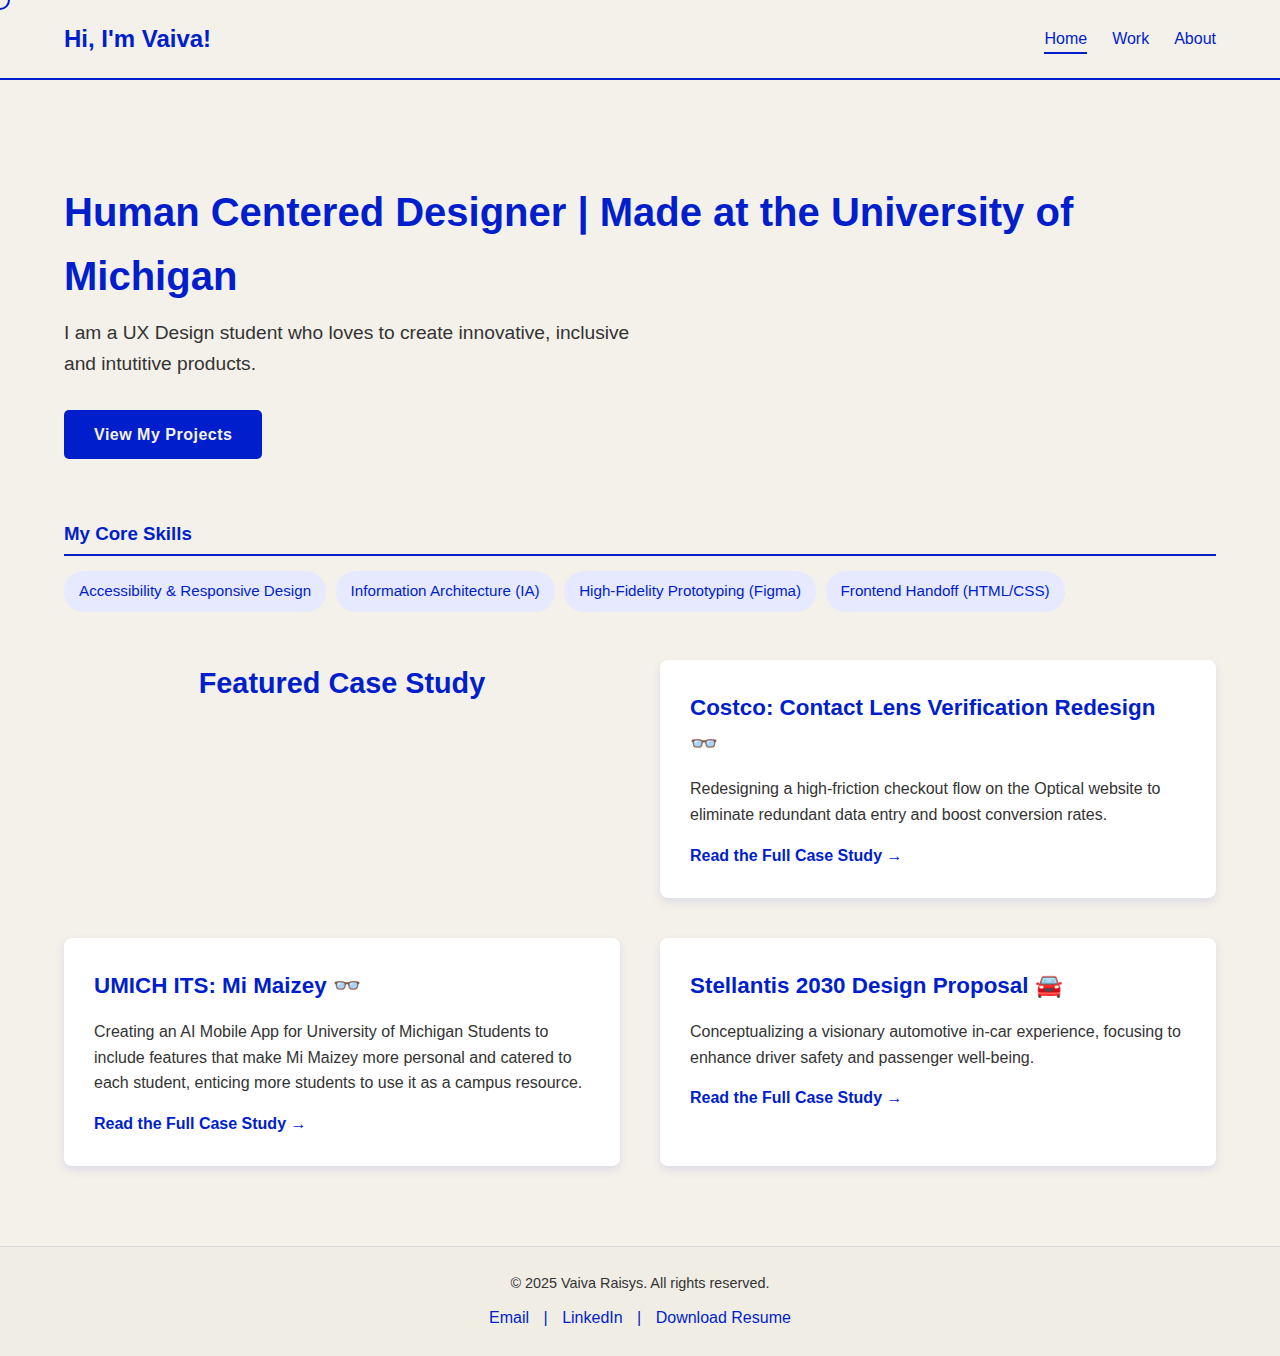
<file: index.html>
<!DOCTYPE html>
<html lang="en">
<head>
    <meta charset="UTF-8">
    <meta name="viewport" content="width=device-width, initial-scale=1.0">
    <title>Vaiva Raisys | UX Design Portfolio</title>
    <link rel="stylesheet" href="style.css">
</head>
<body>

    <header>
        <div class="logo">
            <h1>Hi, I'm Vaiva!</h1>
        </div>
        <nav>
            <ul>
                <li><a href="index.html" class="active">Home</a></li>
                <li><a href="work.html">Work</a></li>
                <li><a href="about.html">About</a></li>
            </ul>
        </nav>
    </header>

    <main>
        <section id="hero">
            <div class="hero-content">
                <h2>Human Centered Designer | Made at the University of Michigan </h2>
                <p>  I am a UX Design student who loves to create innovative, inclusive and intutitive products.</p>
                <a href="work.html" class="cta-button">View My Projects</a>
            </div>
            </section>
            <div class="key-skills">
                <h3>My Core Skills</h3>
                <ul>
                    <li>Accessibility & Responsive Design</li>
                    <li>Information Architecture (IA)</li>
                    <li>High-Fidelity Prototyping (Figma)</li>
                    <li>Frontend Handoff (HTML/CSS)</li>
                </ul>
            </div>

        <hr>

        <section id="featured-work">
            <h3>Featured Case Study</h3>

            <article class="case-study-card">
                <h4>Costco: Contact Lens Verification Redesign 👓</h4>
                <p class="project-summary">Redesigning a high-friction checkout flow on the Optical website to eliminate redundant data entry and boost conversion rates.</p>
                <a href="costco-case-study.html" class="study-link">Read the Full Case Study →</a>
            </article>

            <article class="case-study-card">
                <h4>UMICH ITS: Mi Maizey 👓</h4>
                <p class="project-summary">Creating an AI Mobile App for University of Michigan Students to include features that make Mi Maizey more personal and catered to each student, enticing more students to use it as a campus resource. </p>
                <a href="mimaizey-case-study.html" class="study-link">Read the Full Case Study →</a>
            </article>
            
            <article class="case-study-card">
                <h4>Stellantis 2030 Design Proposal 🚘</h4>
                <p class="project-summary">Conceptualizing a visionary automotive in-car experience, focusing to enhance driver safety and passenger well-being.</p>
                <a href="stellantis-case-study.html" class="study-link">Read the Full Case Study →</a>
            </article>
            </section>
    </main>

    <hr>

    <footer>
        <div class="footer-content">
            <p>&copy; 2025 Vaiva Raisys. All rights reserved.</p>
            <div class="contact-links">
                <a href="mailto:vaivaraisys@gmail.com" target="_blank">Email</a> |
                <a href="https://linkedin.com/in/vaivaraisys" target="_blank">LinkedIn</a> |
                <a href="RaisysVaiva_Resume.pdf" download>Download Resume</a>
            </div>
        </div>
    </footer>
    <div class="custom-cursor"></div>
    <script src="script.js" defer></script>
    </body>
</html>
</file>
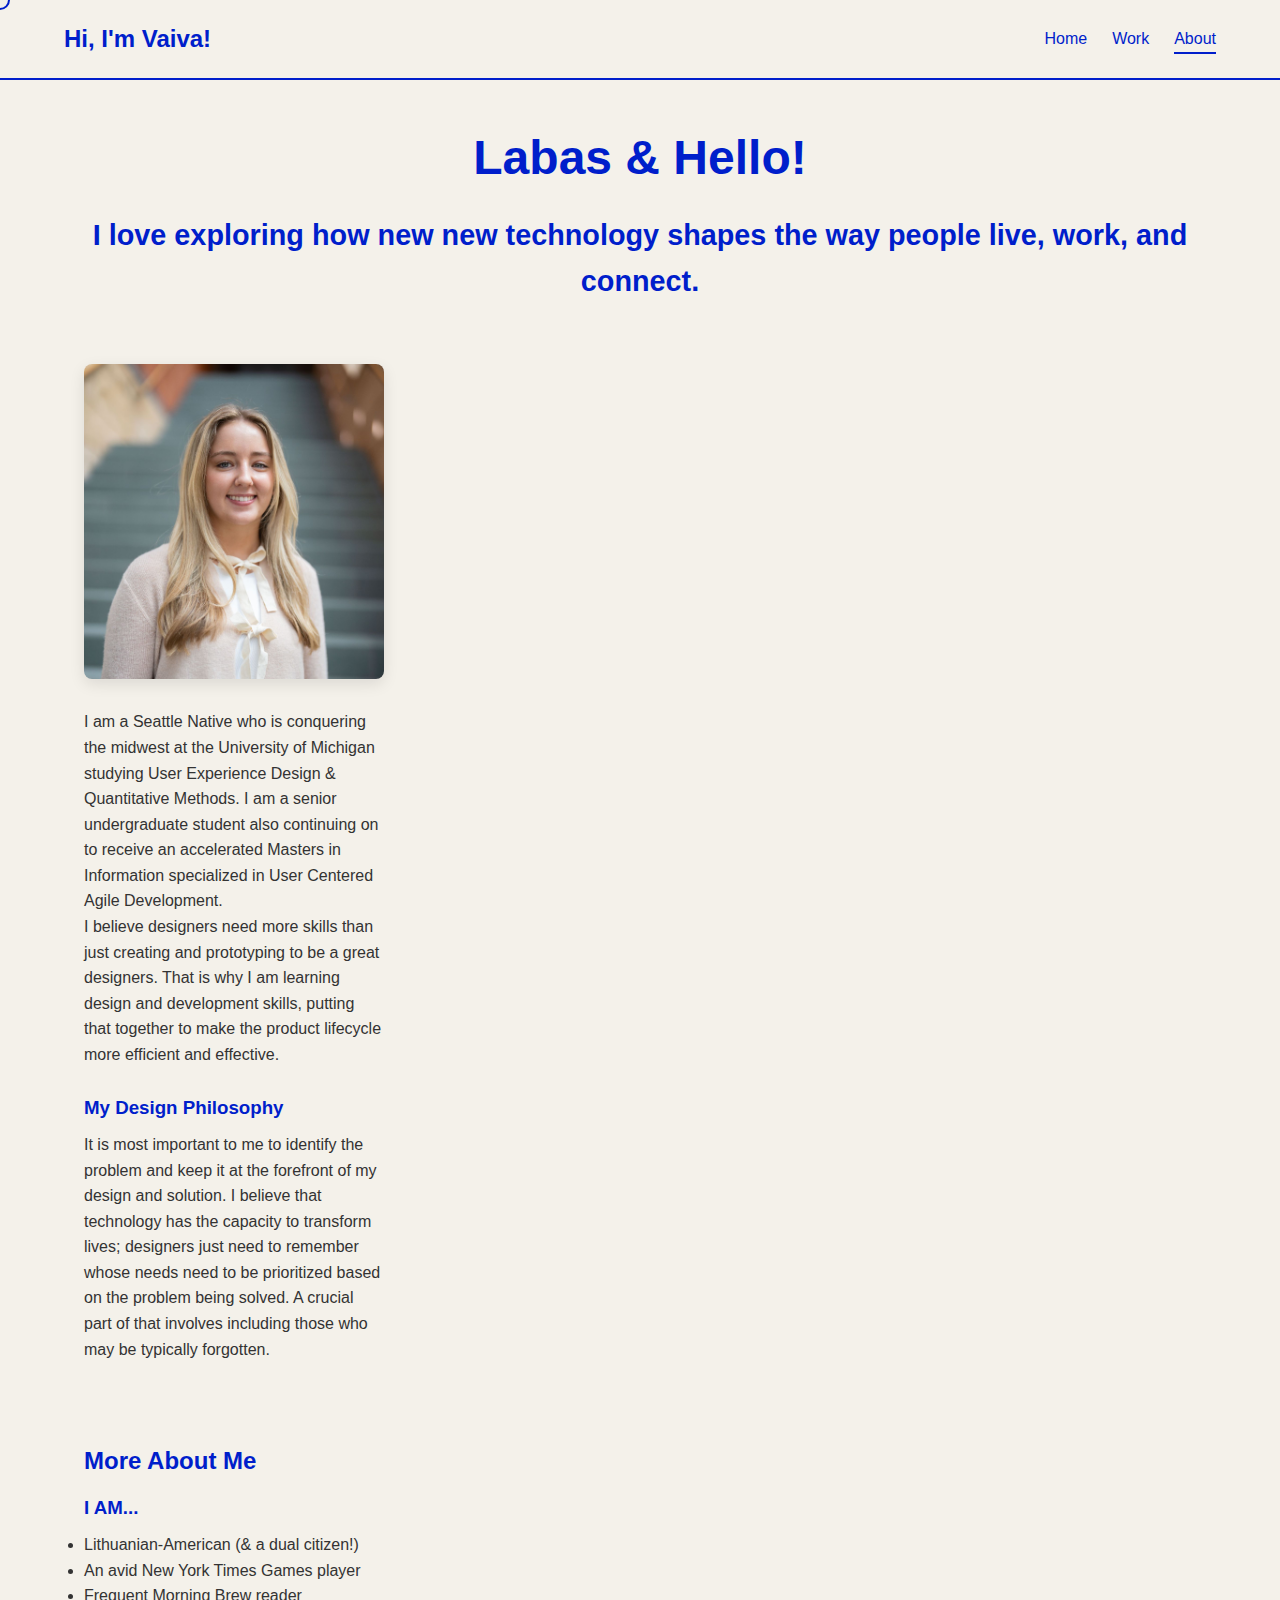
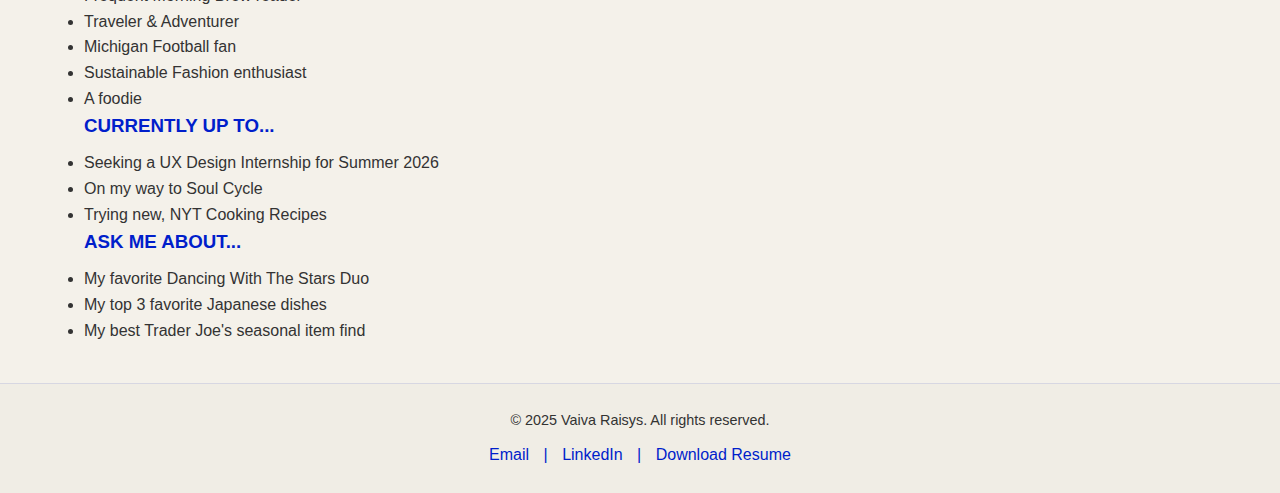
<file: about.html>
<!DOCTYPE html>
<html lang="en">
<head>
    <title>About Me | Vaiva Raisys</title>
    <link rel="stylesheet" href="style.css">
</head>
<body>
    <header>
        <div class="logo">
            <h1>Hi, I'm Vaiva!</h1>
        </div>
        <nav>
            <ul>
                <li><a href="index.html">Home</a></li>
                <li><a href="work.html">Work</a></li>
                <li><a href="about.html" class="active">About</a></li>
            </ul>
        </nav>
    </header>

    <main>
        <section id="about-hero">
            <h1>Labas & Hello!</h1>
            <h2>I love exploring how new new technology shapes the way people live, work, and connect.</h2>
        </section>
        
        <section id="about-content">
            <div class="about-grid">
                
                <div class="bio-snapshot">
                    <img src="images/VaivaHeadShot copy.jpg" alt="A professional headshot of Vaiva Raisys, a young woman with long blonde hair, smiling softly. She is wearing a light-colored sweater with a bow, in front of a blurred background of stairs.">
                    

    
                <div class="bio-narrative">
                    <p>I am a Seattle Native who is conquering the midwest at the University of Michigan studying User Experience Design & Quantitative Methods. I am a senior undergraduate student also continuing on to receive an accelerated Masters in Information specialized in User Centered Agile Development. </p>
                    
                    <p>I believe designers need more skills than just creating and prototyping to be a great designers. That is why I am learning design and development skills, putting that together to make the product lifecycle more efficient and effective. </p>
                    
                    <h3>My Design Philosophy</h3>
                    <p>It is most important to me to identify the problem and keep it at the forefront of my design and solution. I believe that technology has the capacity to transform lives; designers just need to remember whose needs need to be prioritized based on the problem being solved. A crucial part of that involves including those who may be typically forgotten.</p>
                    
                    </div>
            </div>
        </section>
    
        <section id="more-about-me">
            <div class="content-wrapper"> <h2>More About Me</h2>
                <div class="more-about-grid">
                    <div class="prompt-group">
                        <h3>I AM...</h3>
                        <ul>
                            <li>Lithuanian-American (& a dual citizen!)</li>
                            <li>An avid New York Times Games player</li>
                            <li>Frequent Morning Brew reader</li>
                            <li>Traveler & Adventurer</li>
                            <li>Michigan Football fan</li>
                            <li>Sustainable Fashion enthusiast</li>
                            <li>A foodie</li>
                        </ul>
                    </div>
    
                    <div class="prompt-group">
                        <h3>CURRENTLY UP TO...</h3>
                        <ul>
                            <li>Seeking a UX Design Internship for Summer 2026</li>
                            <li>On my way to Soul Cycle</li>
                            <li>Trying new, NYT Cooking Recipes</li>
                        </ul>
                    </div>
    
                    <div class="prompt-group">
                        <h3>ASK ME ABOUT...</h3>
                        <ul>
                            <li> My favorite Dancing With The Stars Duo</li>
                            <li> My top 3 favorite Japanese dishes</li>
                            <li> My best Trader Joe's seasonal item find</li>
                        </ul>
                    </div>
                </div>
            </div>
        </section>
    
    </main>

    <footer>
        <div class="footer-content">
            <p>&copy; 2025 Vaiva Raisys. All rights reserved.</p>
            <div class="contact-links">
                <a href="mailto:vaivaraisys@gmail.com.com">Email</a> |
                <a href="https://linkedin.com/in/vaivaraisys" target="_blank">LinkedIn</a> |
                <a href="vaiva_raisys_resume.pdf" download>Download Resume</a>
            </div>
        </div>
    </footer>
    <div class="custom-cursor"></div>
    <script src="script.js" defer></script>
</body>
</html>
</file>
<file: style.css>
/*
    -------------------------------------------
    1. RESET AND GLOBAL STYLES
    -------------------------------------------
*/
:root {
    /* Define colors for easy maintenance */
    --color-background: #f4f1ea; 
    --color-primary-text: #001ecb; 
    --color-accent-blue: #001ecb; 
    --color-light-text: #333;
    
    /* Font Stack - Use a professional, readable sans-serif */
    --font-primary: 'Monserrat','Helvetica Neue', sans-serif;
}

* {
    box-sizing: border-box;
    margin: 0;
    padding: 0;
}

body {
    font-family: var(--font-primary);
    background-color: var(--color-background);
    color: var(--color-primary-text);
    line-height: 1.6; /* Improves readability */
}

/* Base Typography */
h1, h2, h3, h4 {
    color: var(--color-accent-blue);
    margin-bottom: 0.5em;
    font-weight: 700; /* Bold for hierarchy */
}

p, ul, li {
    color: var(--color-light-text); /* Use a softer dark color for body text */
}

a {
    text-decoration: none;
    color: var(--color-accent-blue);
    transition: color 0.3s ease;
}

a:hover {
    color: #000d6b; /* Slightly darker blue on hover */
}

/*
    -------------------------------------------
    2. HEADER AND NAVIGATION STYLES
    -------------------------------------------
*/
header {
    background-color: var(--color-background); /* Match body background */
    padding: 20px 5%;
    display: flex;
    justify-content: space-between;
    align-items: center;
    border-bottom: 2px solid var(--color-accent-blue);
}

.logo h1 {
    font-size: 1.5em;
    margin: 0;
}

nav ul {
    list-style: none;
    display: flex;
}

nav li {
    margin-left: 25px;
}

nav a {
    font-weight: 500;
    padding-bottom: 5px;
}

nav a.active {
    border-bottom: 2px solid var(--color-accent-blue);
}

/*
    -------------------------------------------
    3. MAIN CONTENT LAYOUT AND HERO SECTION
    -------------------------------------------
*/
main {
    max-width: 1200px;
    width: 90%;
    margin: 0 auto;
    padding: 40px 0;
}

#hero {
    padding: 60px 0;
    text-align: left;
}

#hero h2 {
    font-size: 2.5em;
    margin-bottom: 10px;
}

#hero p {
    font-size: 1.2em;
    margin-bottom: 30px;
    max-width: 600px;
}

.cta-button {
    display: inline-block;
    background-color: var(--color-accent-blue);
    color: var(--color-background); /* White text on blue button */
    padding: 12px 30px;
    border-radius: 5px;
    font-weight: 600;
    letter-spacing: 0.5px;
}

.cta-button:hover {
    background-color: #000d6b; 
    color: var(--color-background); 
}

/*
    -------------------------------------------
    4. FEATURED WORK (CASE STUDY GRID)
    -------------------------------------------
*/
#featured-work {
    padding: 40px 0;
}

#featured-work h3 {
    text-align: center;
    font-size: 1.8em;
    margin-bottom: 40px;
}

/* Grid layout for featured projects */
.case-study-grid {
    display: grid;
    gap: 30px;
    grid-template-columns: 1fr; /* Default to 1 column for mobile */
}


@media (min-width: 768px) {
    #featured-work {
        display: grid;
        grid-template-columns: repeat(2, 1fr); /* 2 columns on tablet/desktop */
        gap: 40px;
    }
}


.case-study-card {
    background-color: #fff; /* White background for the card */
    padding: 30px;
    border-radius: 8px;
    box-shadow: 0 4px 10px rgba(0, 30, 203, 0.1); /* Subtle blue shadow */
    transition: transform 0.3s ease, box-shadow 0.3s ease;
}

.case-study-card:hover {
    transform: translateY(-5px); /* Lift effect */
    box-shadow: 0 8px 15px rgba(0, 30, 203, 0.15);
}

.case-study-card h4 {
    font-size: 1.4em;
    margin-top: 0;
}

.project-summary {
    color: var(--color-light-text);
    margin: 15px 0;
}

.study-link {
    font-weight: 600;
    white-space: nowrap; /* Keep the arrow and text together */
}

/*
    -------------------------------------------
    5. FOOTER STYLES
    -------------------------------------------
*/
footer {
    padding: 25px 5%;
    text-align: center;
    border-top: 1px solid rgba(0, 30, 203, 0.1);
    background-color: #f0ede5; /* Slightly darker shade of background for contrast */
}

.footer-content {
    max-width: 1200px;
    margin: 0 auto;
}

footer p {
    margin-bottom: 10px;
    font-size: 0.9em;
}

.contact-links a {
    margin: 0 10px;
}

/* Remove the <hr> tags from your HTML for a cleaner look,
   as we are using CSS borders for separation. */
hr {
    display: none;
}
/* General Rule */
p, ul, li {
    color: var(--color-light-text); /* #333 */ 
}


/* About me Styling */
/* 6. ABOUT ME PAGE STYLES */

#about-content {
    padding: 40px 0;
}

.about-grid {
    display: grid;
    /* Default: Stack columns vertically for mobile */
    grid-template-columns: 1fr; 
    gap: 60px; /* Space between columns */
    align-items: start; /* Align content to the top */
}

/* Two-column layout for larger screens */
@media (min-width: 900px) {
    .about-grid {
        /* Define two columns: one narrow for the snapshot, one wide for the text */
        grid-template-columns: 1fr 2fr; 
    }
}

.bio-snapshot img {
    width: 100%;
    max-width: 300px; /* Max size for the photo */
    height: auto;
    border-radius: 8px; /* Slightly rounded corners */
    margin-bottom: 30px;
    box-shadow: 0 5px 15px rgba(0, 0, 0, 0.1);
}

.key-skills h3 {
    border-bottom: 2px solid var(--color-accent-blue);
    padding-bottom: 5px;
    margin-bottom: 15px;
}

.key-skills ul {
    list-style: none; /* Remove bullet points */
    padding-left: 0;
}

.key-skills li {
    background-color: #e6e9ff; /* Light color background for skill pills */
    color: var(--color-accent-blue);
    padding: 8px 15px;
    margin-bottom: 8px;
    border-radius: 20px;
    display: inline-block; /* Makes them act like "pills" */
    font-size: 0.95em;
    font-weight: 500;
    margin-right: 5px;
}

.bio-narrative h3 {
    margin-top: 25px;
}

/* Update or add this for #about-hero */
#about-hero {
    padding: var(--padding-section) 20px; /* Add horizontal padding */
    text-align: center; /* Center the text */
    max-width: var(--max-width-content); /* Limit the width */
    margin: 0 auto; /* Crucial: Centers the block element itself */
    margin-bottom: 60px; /* Add some space before the next section */
}

#about-hero h1 {
    font-size: 3em; /* Adjust as needed */
    margin-bottom: 15px;
}

#about-hero h2 {
    font-size: 1.8em; /* Adjust as needed */
    color: var(--color-text-light); /* Make the secondary heading lighter */
    margin-bottom: 25px;
}

#about-hero p {
    font-size: 1.1em;
    line-height: 1.6;
    max-width: 700px; /* Optional: limit width of paragraph for readability */
    margin: 0 auto; /* Center the paragraph if max-width is applied */
}

/* Update or add this for #about-content */
#about-content {
    padding: 0 20px; /* Add horizontal padding to the section */
    max-width: var(--max-width-content); /* Limit the section's width */
    margin: 0 auto; /* Crucial: Centers the block element itself */
    margin-bottom: 80px; /* Space before the next section */
}

/* Ensure the about-grid is correctly configured */
.about-grid {
    display: grid;
    /* Default: Stack columns vertically for mobile */
    grid-template-columns: 1fr;
    gap: 60px; /* Space between columns */
    align-items: start; /* Align content to the top */
}

/* Two-column layout for larger screens */
@media (min-width: 900px) {
    .about-grid {
        /* Define two columns: one narrow for the snapshot (e.g., 300px), one flexible for the text */
        grid-template-columns: 300px 1fr;
    }
}

/* Make sure your image is responsive within its column */
.bio-snapshot img {
    width: 100%; /* Image takes full width of its column */
    max-width: 300px; /* But doesn't exceed its natural size or desired max */
    height: auto;
    border-radius: 8px;
    margin-bottom: 30px;
    box-shadow: 0 5px 15px rgba(0, 0, 0, 0.1);
}

/* You might also want to add this if your 'key-skills' list is not centered in the snapshot column */
.bio-snapshot {
    display: flex; /* Use flex to center its children vertically */
    flex-direction: column;
    align-items: center; /* Center items horizontally within this column */
}

.content-wrapper { /* Or whatever class you use for general content */
    max-width: var(--max-width-content); /* Or a specific pixel value like 1200px */
    margin: 0 auto; /* Centers the div horizontally */
    padding: 0 20px; /* Add some padding on the sides for smaller screens */
}


/* 7. CUSTOM CURSOR STYLES */

/* Hide the default system cursor on the entire body */
body {
    cursor: none !important; 
}

/* Base style for your custom cursor (a small circle) */
.custom-cursor {
    width: 20px;
    height: 20px;
    border: 2px solid var(--color-accent-blue); /* Your primary blue border */
    border-radius: 50%; /* Makes it a circle */
    position: fixed; /* Keeps it in the viewport */
    top: 0;
    left: 0;
    pointer-events: none; /* Crucial: ensures it doesn't block clicks on elements underneath */
    z-index: 9999; /* Makes sure it's always on top */
    transform: translate(-50%, -50%); /* Centers the div exactly on the mouse point */
    transition: width 0.3s ease, height 0.3s ease, background-color 0.3s ease, border-color 0.3s ease; /* For smooth transitions */
}

/* State when hovering over a link or card */
.custom-cursor.active {
    width: 60px; /* Make it bigger */
    height: 60px;
    background-color: rgba(0, 30, 203, 0.2); /* Semi-transparent blue fill */
    border-color: transparent; /* Hide the border when it expands */
}
</file>
